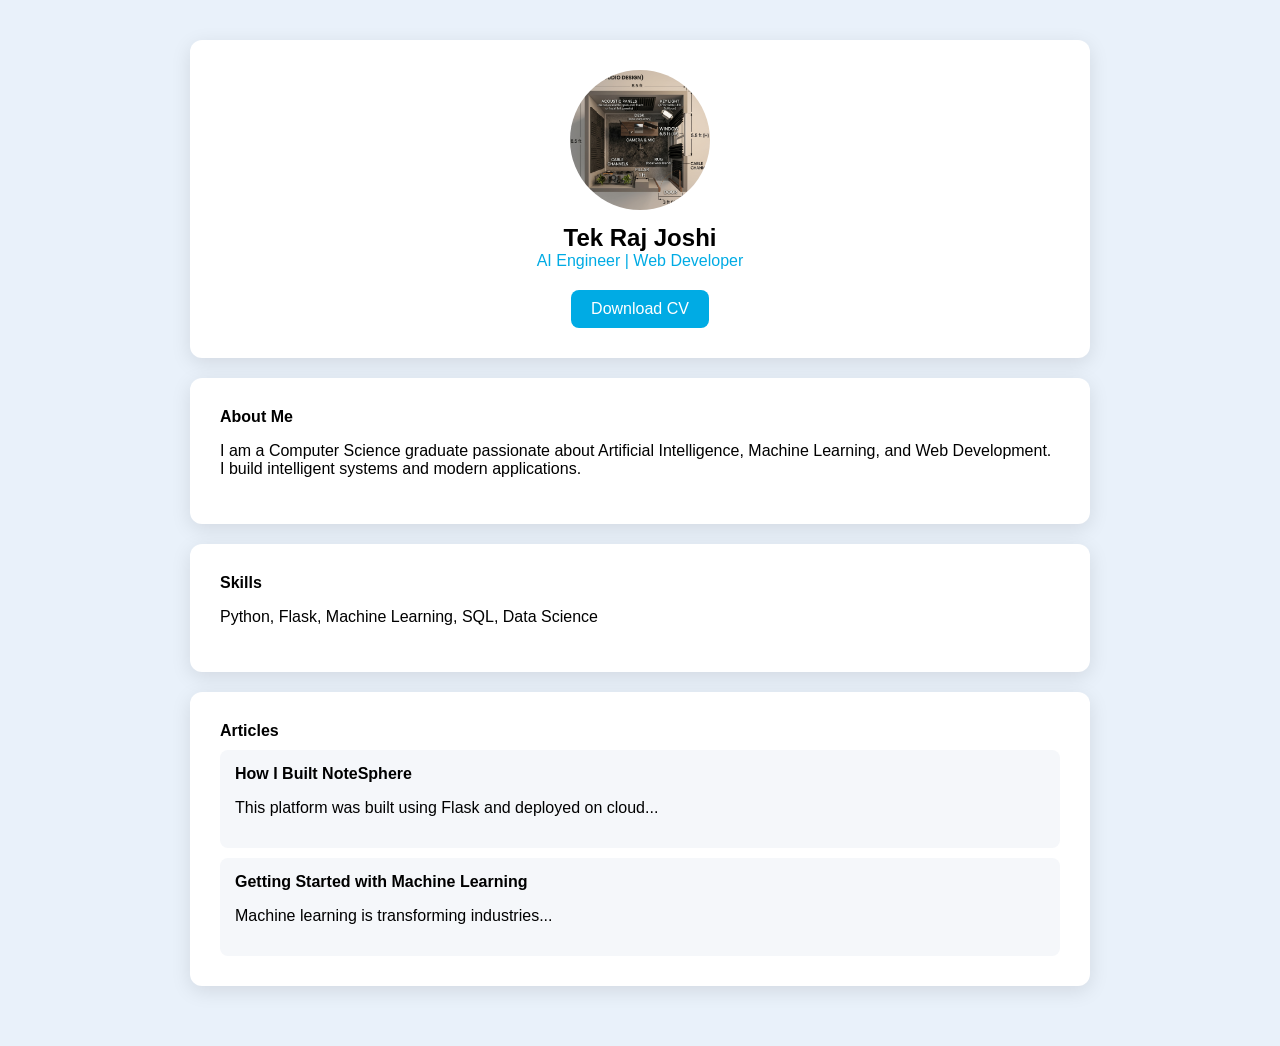
<file: templates/about.html>
<!DOCTYPE html>
<html>
<head>
    <title>About Me - NoteSphere</title>
    <style>
        body {
            font-family: Arial;
            background: #E9F1FA;
            margin: 0;
        }

        .container {
            max-width: 900px;
            margin: auto;
            padding: 40px;
        }

        .card {
            background: white;
            padding: 30px;
            border-radius: 12px;
            box-shadow: 0 5px 20px rgba(0,0,0,0.1);
            margin-bottom: 20px;
        }

        .profile {
            text-align: center;
        }

        .profile img {
            width: 140px;
            height: 140px;
            border-radius: 50%;
            object-fit: cover;
        }

        .name {
            font-size: 24px;
            font-weight: bold;
            margin-top: 10px;
        }

        .title {
            color: #00ABE4;
            margin-bottom: 20px;
        }

        .btn {
            display: inline-block;
            background: #00ABE4;
            color: white;
            padding: 10px 20px;
            border-radius: 8px;
            text-decoration: none;
        }

        .section-title {
            font-weight: bold;
            margin-bottom: 10px;
        }

        .article {
            background: #f5f7fa;
            padding: 15px;
            border-radius: 8px;
            margin-top: 10px;
        }
    </style>
</head>

<body>

<div class="container">

    <!-- PROFILE -->
    <div class="card profile">
        <img src="/static/profile.png" alt="profile">
        <div class="name">Tek Raj Joshi</div>
        <div class="title">AI Engineer | Web Developer</div>

        <a href="/static/cv.pdf" class="btn">Download CV</a>
    </div>

    <!-- ABOUT -->
    <div class="card">
        <div class="section-title">About Me</div>
        <p>
            I am a Computer Science graduate passionate about Artificial Intelligence,
            Machine Learning, and Web Development. I build intelligent systems and modern applications.
        </p>
    </div>

    <!-- SKILLS -->
    <div class="card">
        <div class="section-title">Skills</div>
        <p>Python, Flask, Machine Learning, SQL, Data Science</p>
    </div>

    <!-- ARTICLES -->
    <div class="card">
        <div class="section-title">Articles</div>

        <div class="article">
            <strong>How I Built NoteSphere</strong>
            <p>This platform was built using Flask and deployed on cloud...</p>
        </div>

        <div class="article">
            <strong>Getting Started with Machine Learning</strong>
            <p>Machine learning is transforming industries...</p>
        </div>

    </div>

</div>

</body>
</html>
</file>
